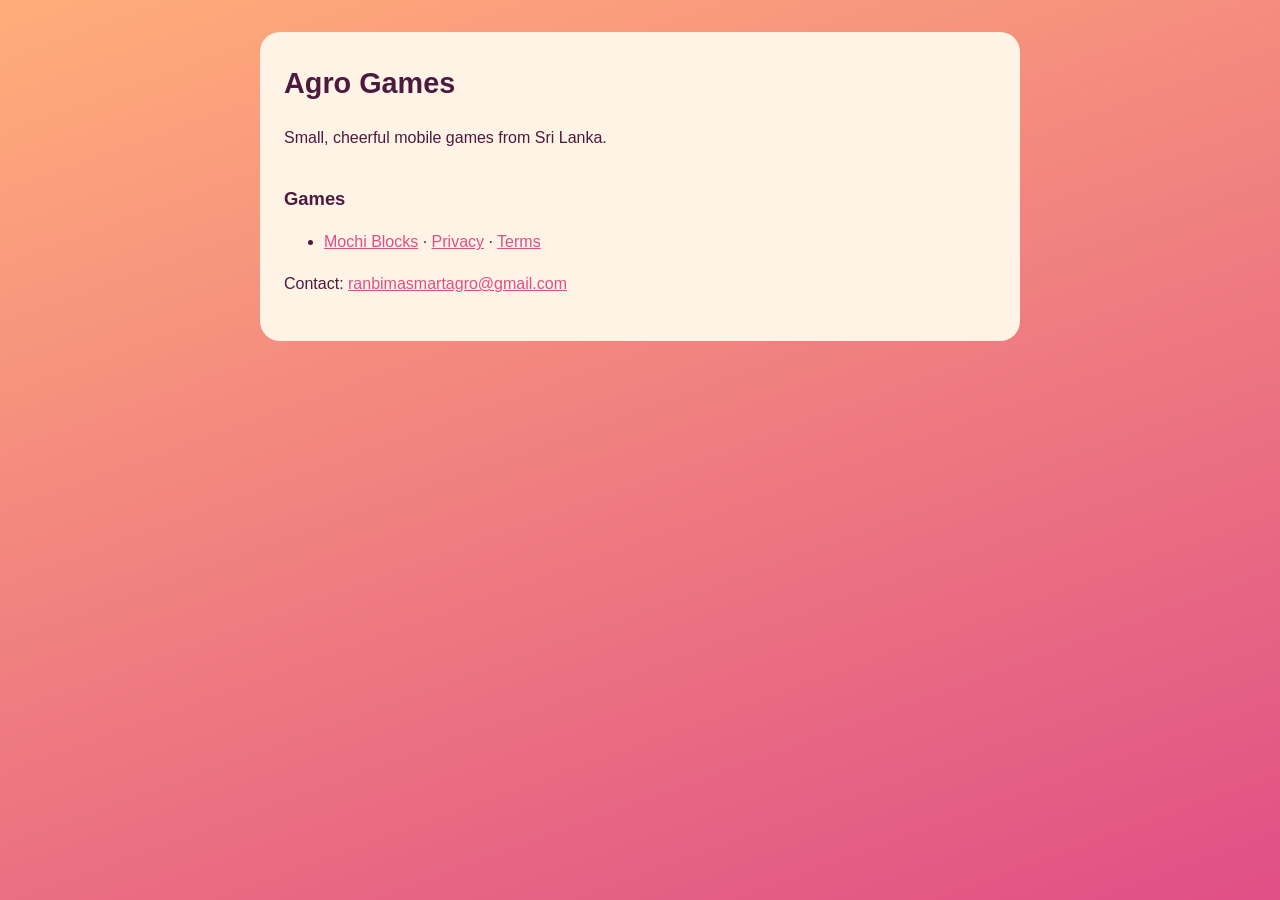
<file: index.html>
<!doctype html>
<html lang="en">
<head>
<meta charset="utf-8">
<meta name="viewport" content="width=device-width, initial-scale=1">
<title>Agro Games</title>
<link rel="stylesheet" href="style.css">
</head>
<body>
<main>
<h1>Agro Games</h1>
<p>Small, cheerful mobile games from Sri Lanka.</p>
<h2>Games</h2>
<ul>
  <li><a href="mochi-blocks/">Mochi Blocks</a> · <a href="mochi-blocks/privacy.html">Privacy</a> · <a href="mochi-blocks/terms.html">Terms</a></li>
</ul>
<p>Contact: <a href="mailto:ranbimasmartagro@gmail.com">ranbimasmartagro@gmail.com</a></p>
</main>
</body>
</html>
</file>
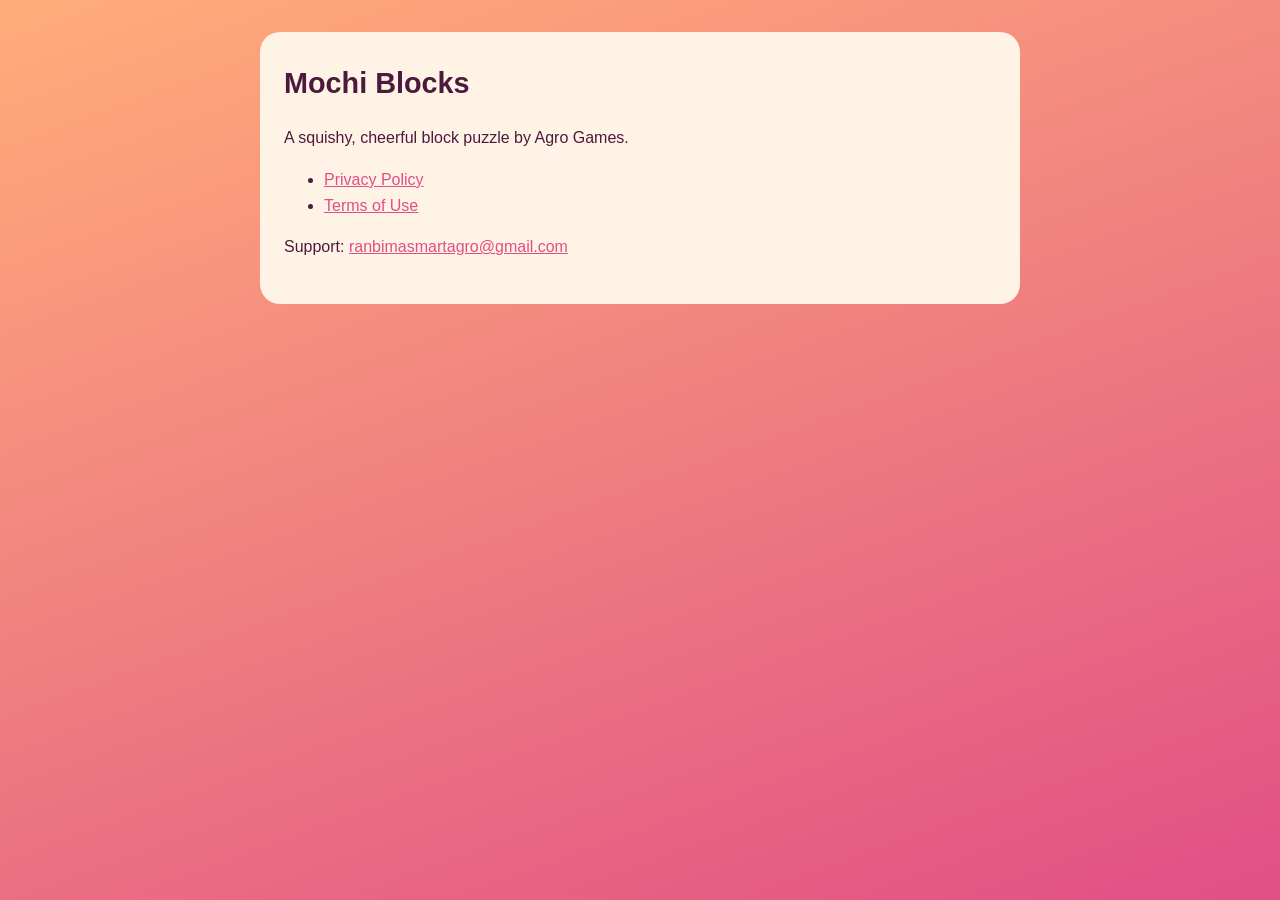
<file: mochi-blocks/index.html>
<!doctype html>
<html lang="en">
<head>
<meta charset="utf-8">
<meta name="viewport" content="width=device-width, initial-scale=1">
<title>Mochi Blocks</title>
<link rel="stylesheet" href="../style.css">
</head>
<body>
<main>
<h1>Mochi Blocks</h1>
<p>A squishy, cheerful block puzzle by Agro Games.</p>
<ul>
  <li><a href="privacy.html">Privacy Policy</a></li>
  <li><a href="terms.html">Terms of Use</a></li>
</ul>
<p>Support: <a href="mailto:ranbimasmartagro@gmail.com">ranbimasmartagro@gmail.com</a></p>
</main>
</body>
</html>
</file>
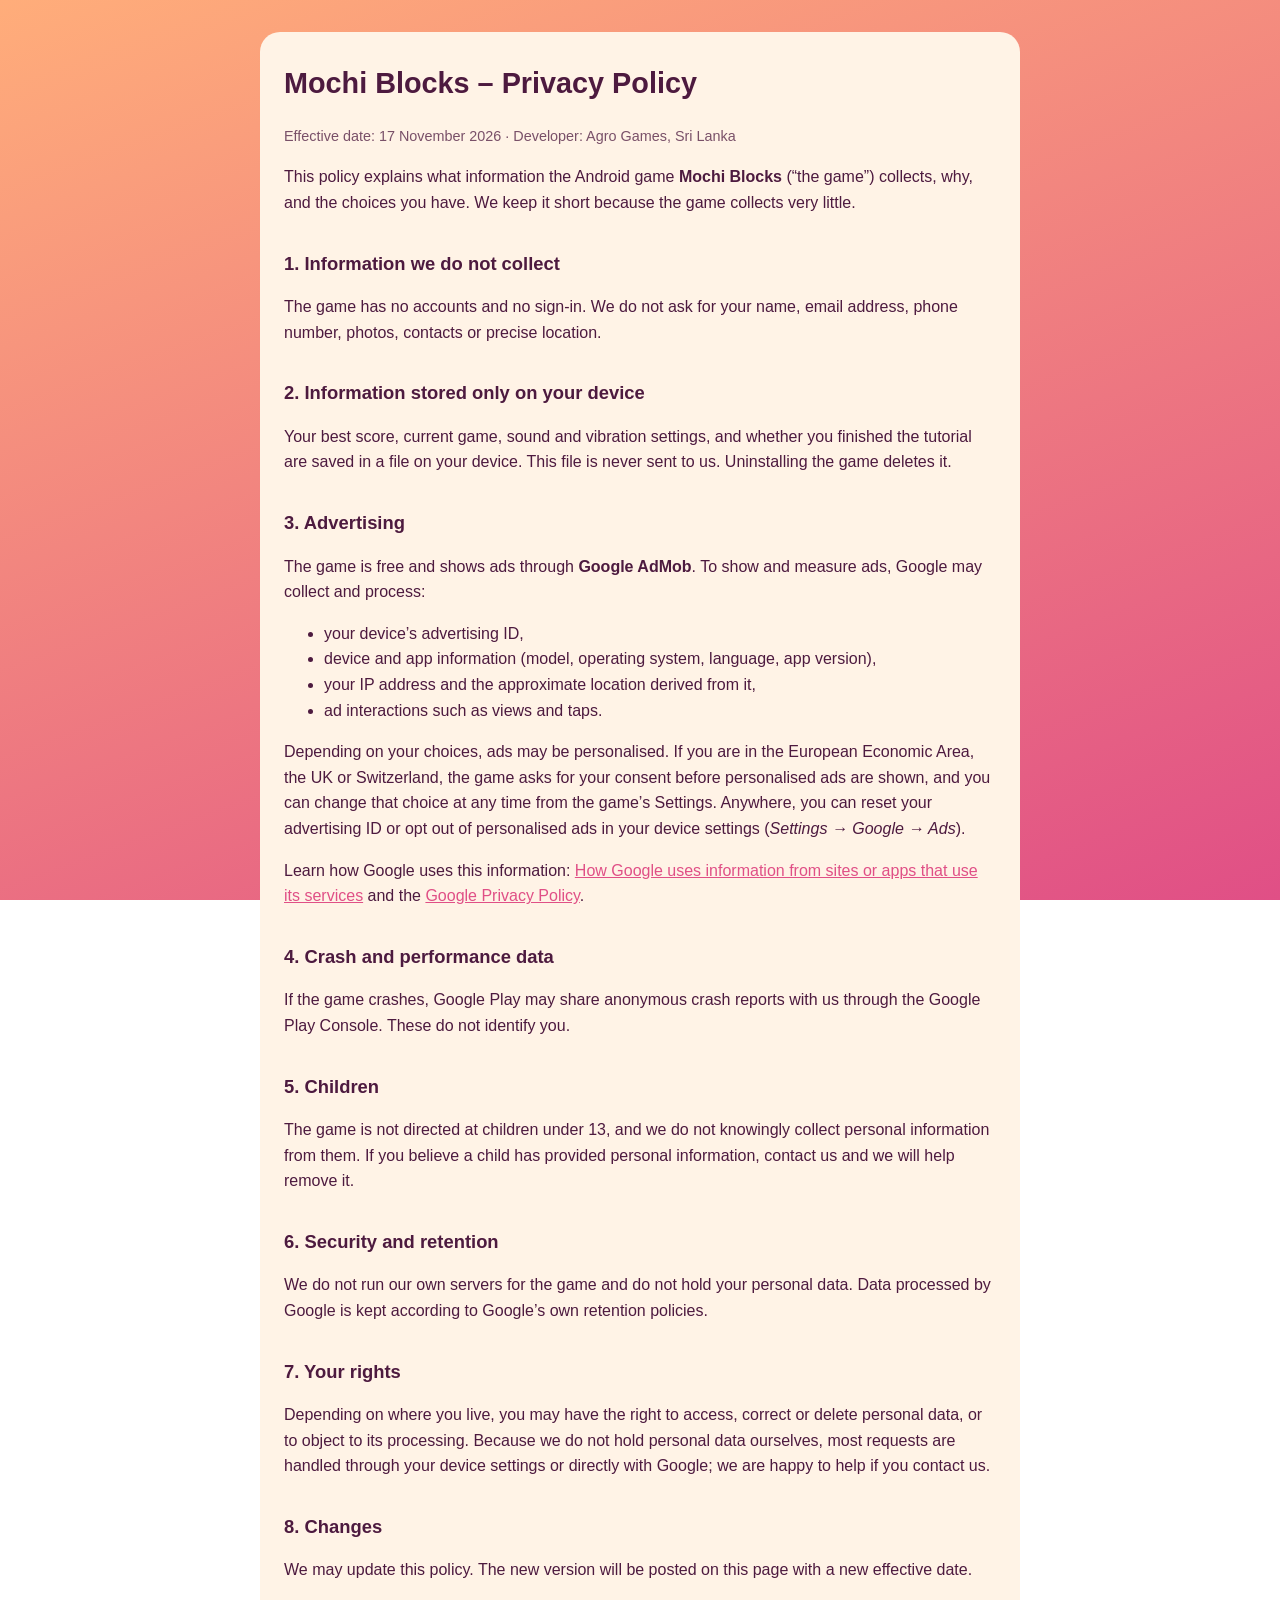
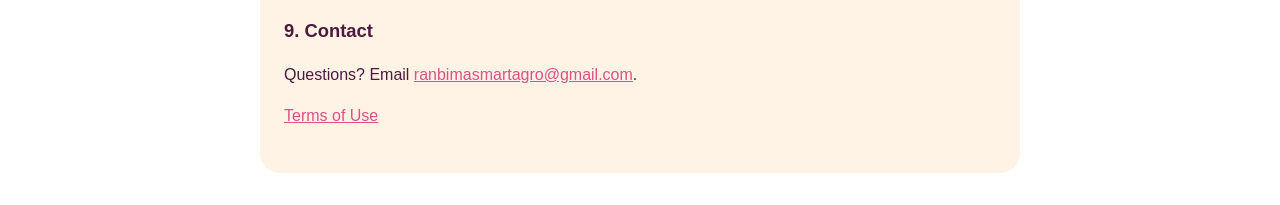
<file: mochi-blocks/privacy.html>
<!doctype html>
<html lang="en">
<head>
<meta charset="utf-8">
<meta name="viewport" content="width=device-width, initial-scale=1">
<title>Mochi Blocks – Privacy Policy</title>
<link rel="stylesheet" href="../style.css">
</head>
<body>
<main>
<h1>Mochi Blocks – Privacy Policy</h1>
<p class="meta">Effective date: 17 November 2026 · Developer: Agro Games, Sri Lanka</p>

<p>This policy explains what information the Android game <strong>Mochi Blocks</strong> (“the game”) collects, why, and the choices you have. We keep it short because the game collects very little.</p>

<h2>1. Information we do not collect</h2>
<p>The game has no accounts and no sign-in. We do not ask for your name, email address, phone number, photos, contacts or precise location.</p>

<h2>2. Information stored only on your device</h2>
<p>Your best score, current game, sound and vibration settings, and whether you finished the tutorial are saved in a file on your device. This file is never sent to us. Uninstalling the game deletes it.</p>

<h2>3. Advertising</h2>
<p>The game is free and shows ads through <strong>Google AdMob</strong>. To show and measure ads, Google may collect and process:</p>
<ul>
  <li>your device’s advertising ID,</li>
  <li>device and app information (model, operating system, language, app version),</li>
  <li>your IP address and the approximate location derived from it,</li>
  <li>ad interactions such as views and taps.</li>
</ul>
<p>Depending on your choices, ads may be personalised. If you are in the European Economic Area, the UK or Switzerland, the game asks for your consent before personalised ads are shown, and you can change that choice at any time from the game’s Settings. Anywhere, you can reset your advertising ID or opt out of personalised ads in your device settings (<em>Settings → Google → Ads</em>).</p>
<p>Learn how Google uses this information: <a href="https://policies.google.com/technologies/partner-sites">How Google uses information from sites or apps that use its services</a> and the <a href="https://policies.google.com/privacy">Google Privacy Policy</a>.</p>

<h2>4. Crash and performance data</h2>
<p>If the game crashes, Google Play may share anonymous crash reports with us through the Google Play Console. These do not identify you.</p>

<h2>5. Children</h2>
<p>The game is not directed at children under 13, and we do not knowingly collect personal information from them. If you believe a child has provided personal information, contact us and we will help remove it.</p>

<h2>6. Security and retention</h2>
<p>We do not run our own servers for the game and do not hold your personal data. Data processed by Google is kept according to Google’s own retention policies.</p>

<h2>7. Your rights</h2>
<p>Depending on where you live, you may have the right to access, correct or delete personal data, or to object to its processing. Because we do not hold personal data ourselves, most requests are handled through your device settings or directly with Google; we are happy to help if you contact us.</p>

<h2>8. Changes</h2>
<p>We may update this policy. The new version will be posted on this page with a new effective date.</p>

<h2>9. Contact</h2>
<p>Questions? Email <a href="mailto:ranbimasmartagro@gmail.com">ranbimasmartagro@gmail.com</a>.</p>
<p><a href="terms.html">Terms of Use</a></p>
</main>
</body>
</html>
</file>
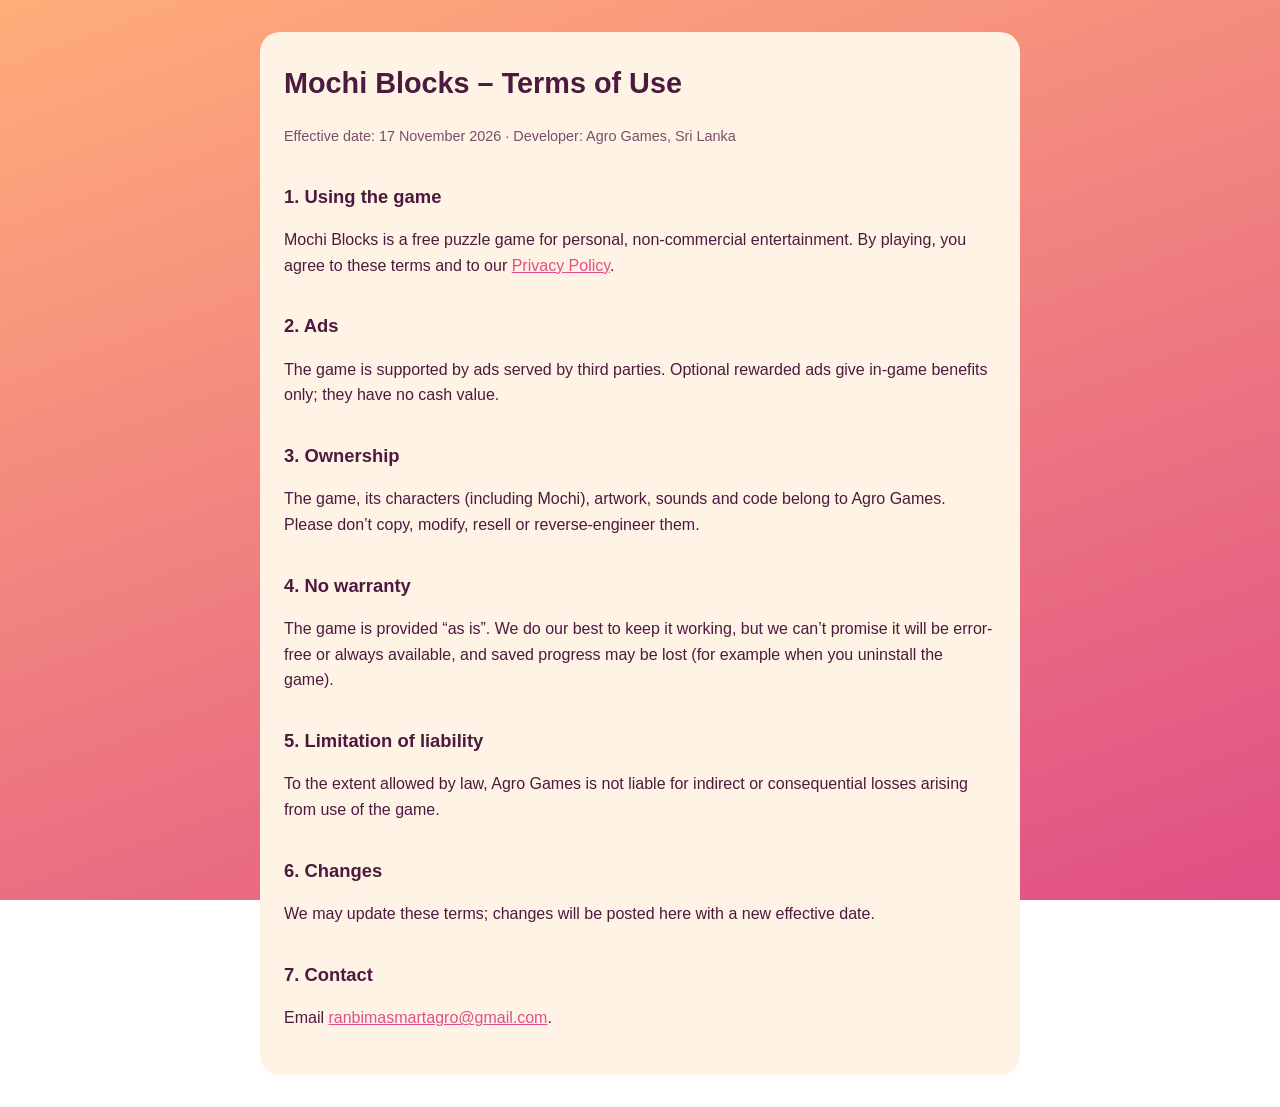
<file: mochi-blocks/terms.html>
<!doctype html>
<html lang="en">
<head>
<meta charset="utf-8">
<meta name="viewport" content="width=device-width, initial-scale=1">
<title>Mochi Blocks – Terms of Use</title>
<link rel="stylesheet" href="../style.css">
</head>
<body>
<main>
<h1>Mochi Blocks – Terms of Use</h1>
<p class="meta">Effective date: 17 November 2026 · Developer: Agro Games, Sri Lanka</p>

<h2>1. Using the game</h2>
<p>Mochi Blocks is a free puzzle game for personal, non-commercial entertainment. By playing, you agree to these terms and to our <a href="privacy.html">Privacy Policy</a>.</p>

<h2>2. Ads</h2>
<p>The game is supported by ads served by third parties. Optional rewarded ads give in-game benefits only; they have no cash value.</p>

<h2>3. Ownership</h2>
<p>The game, its characters (including Mochi), artwork, sounds and code belong to Agro Games. Please don’t copy, modify, resell or reverse-engineer them.</p>

<h2>4. No warranty</h2>
<p>The game is provided “as is”. We do our best to keep it working, but we can’t promise it will be error-free or always available, and saved progress may be lost (for example when you uninstall the game).</p>

<h2>5. Limitation of liability</h2>
<p>To the extent allowed by law, Agro Games is not liable for indirect or consequential losses arising from use of the game.</p>

<h2>6. Changes</h2>
<p>We may update these terms; changes will be posted here with a new effective date.</p>

<h2>7. Contact</h2>
<p>Email <a href="mailto:ranbimasmartagro@gmail.com">ranbimasmartagro@gmail.com</a>.</p>
</main>
</body>
</html>
</file>
<file: style.css>
:root { --bg: #fff3e6; --ink: #4d1a3f; --accent: #e04f86; --card: #ffffff; }
* { box-sizing: border-box; }
body { margin: 0; background: linear-gradient(160deg, #ffad7a 0%, #e04f86 100%) fixed; color: var(--ink);
  font: 16px/1.6 -apple-system, "Segoe UI", Roboto, sans-serif; }
main { max-width: 760px; margin: 32px auto; padding: 28px 24px; background: var(--bg); border-radius: 20px; }
@media (max-width: 800px) { main { margin: 16px; } }
h1 { margin-top: 0; font-size: 1.8rem; }
h2 { font-size: 1.15rem; margin-top: 1.8em; }
a { color: var(--accent); }
.meta { opacity: .75; font-size: .9rem; }
</file>
